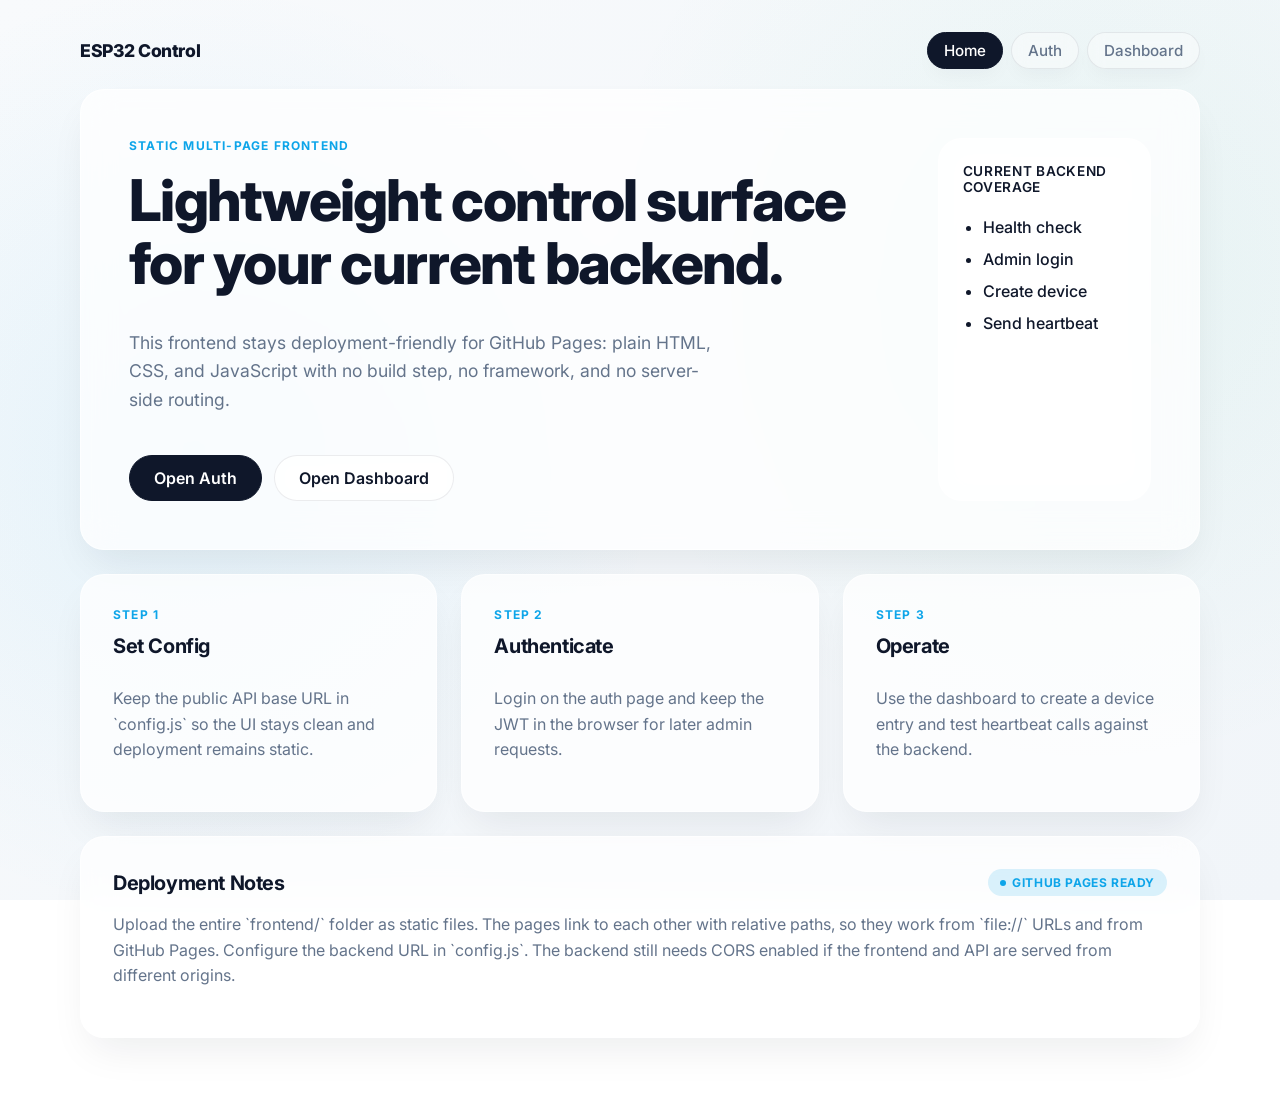
<file: docs/index.html>
<!DOCTYPE html>
<html lang="en">
  <head>
    <meta charset="UTF-8" />
    <meta name="viewport" content="width=device-width, initial-scale=1.0" />
    <title>ESP32 Control Frontend</title>
    <link rel="preconnect" href="https://fonts.googleapis.com">
    <link rel="preconnect" href="https://fonts.gstatic.com" crossorigin>
    <link href="https://fonts.googleapis.com/css2?family=Inter:wght@400;500;600;700;800&display=swap" rel="stylesheet">
    <link rel="stylesheet" href="./styles.css" />
  </head>
  <body data-page="landing">
    <main class="layout">
      <header class="site-header">
        <a class="brand" href="./index.html">ESP32 Control</a>
        <nav class="site-nav">
          <a class="nav-link is-active" href="./index.html">Home</a>
          <a class="nav-link" href="./auth.html">Auth</a>
          <a class="nav-link" href="./dashboard.html">Dashboard</a>
        </nav>
      </header>

      <section class="hero hero-large animate-fade-in">
        <div class="hero-stack">
          <p class="eyebrow">Static multi-page frontend</p>
          <h1>Lightweight control surface for your current backend.</h1>
          <p class="hero-copy">
            This frontend stays deployment-friendly for GitHub Pages: plain HTML, CSS, and JavaScript with no build step,
            no framework, and no server-side routing.
          </p>
          <div class="hero-actions">
            <a class="button-link" href="./auth.html">Open Auth</a>
            <a class="button-link button-link-ghost" href="./dashboard.html">Open Dashboard</a>
          </div>
        </div>
        <div class="hero-note panel inset-panel">
          <p class="note-title">Current backend coverage</p>
          <ul class="feature-list">
            <li>Health check</li>
            <li>Admin login</li>
            <li>Create device</li>
            <li>Send heartbeat</li>
          </ul>
        </div>
      </section>

      <section class="grid grid-3 animate-fade-in delay-1">
        <article class="panel feature-card">
          <p class="eyebrow">Step 1</p>
          <h2>Set Config</h2>
          <p>Keep the public API base URL in `config.js` so the UI stays clean and deployment remains static.</p>
        </article>
        <article class="panel feature-card">
          <p class="eyebrow">Step 2</p>
          <h2>Authenticate</h2>
          <p>Login on the auth page and keep the JWT in the browser for later admin requests.</p>
        </article>
        <article class="panel feature-card">
          <p class="eyebrow">Step 3</p>
          <h2>Operate</h2>
          <p>Use the dashboard to create a device entry and test heartbeat calls against the backend.</p>
        </article>
      </section>

      <section class="panel animate-fade-in delay-2">
        <div class="panel-header">
          <h2>Deployment Notes</h2>
          <span class="badge accent">GitHub Pages ready</span>
        </div>
        <p class="section-copy">
          Upload the entire `frontend/` folder as static files. The pages link to each other with relative paths, so they
          work from `file://` URLs and from GitHub Pages. Configure the backend URL in `config.js`. The backend still
          needs CORS enabled if the frontend and API are served from different origins.
        </p>
      </section>
    </main>
    <script src="./config.js"></script>
    <script src="./app.js"></script>
  </body>
</html>
</file>
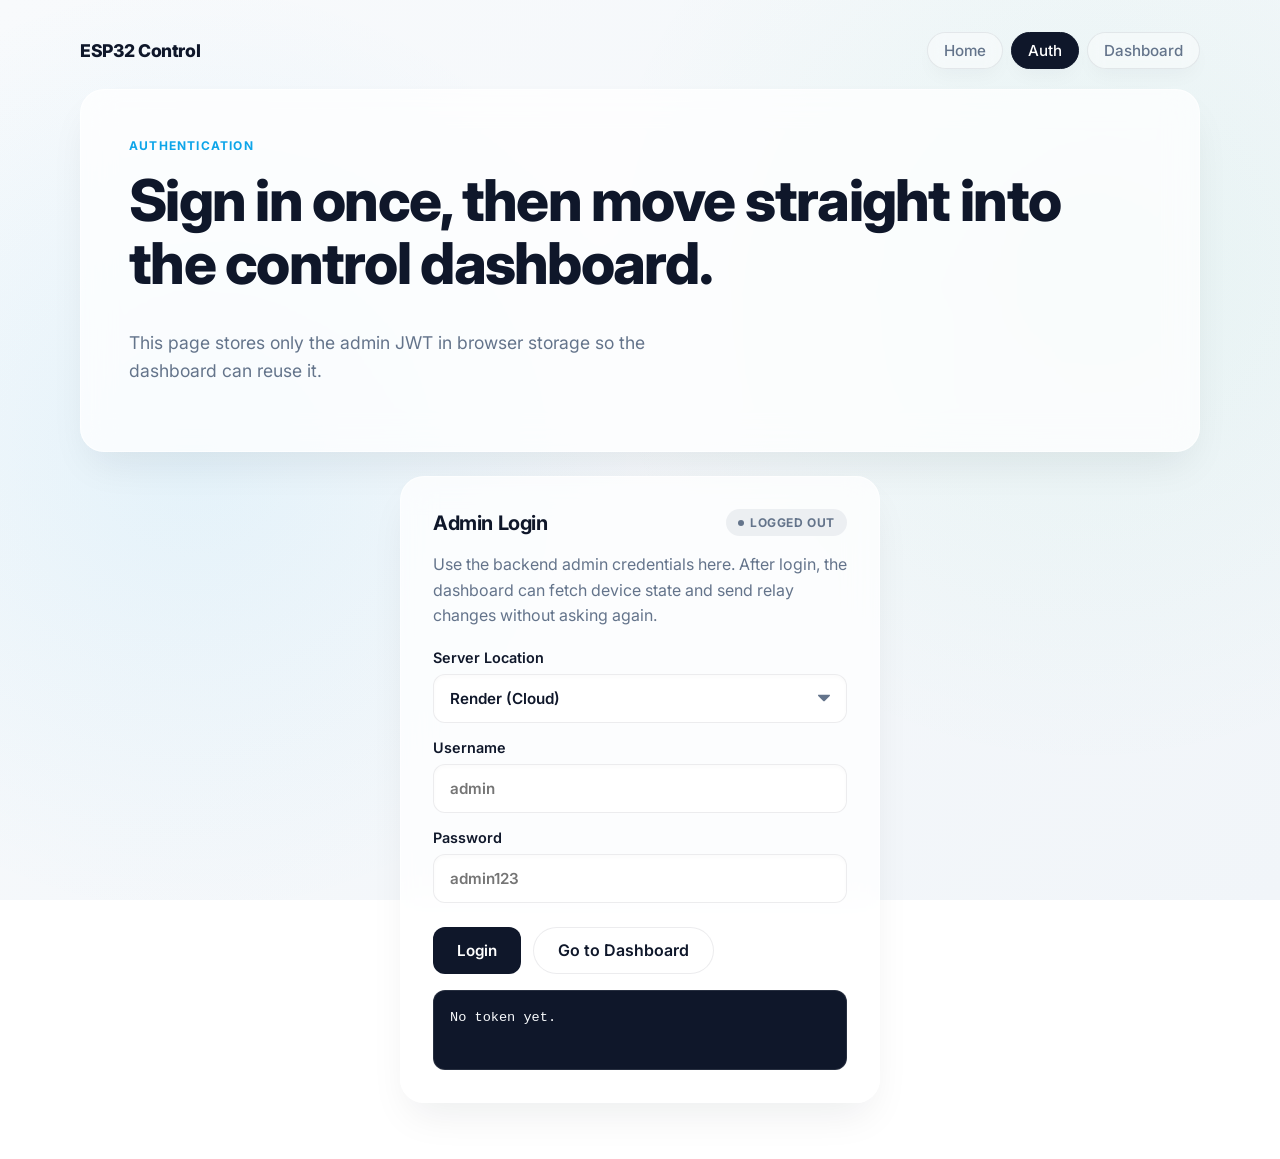
<file: docs/auth.html>
<!DOCTYPE html>
<html lang="en">
  <head>
    <meta charset="UTF-8" />
    <meta name="viewport" content="width=device-width, initial-scale=1.0" />
    <title>ESP32 Control Auth</title>
    <link rel="preconnect" href="https://fonts.googleapis.com">
    <link rel="preconnect" href="https://fonts.gstatic.com" crossorigin>
    <link href="https://fonts.googleapis.com/css2?family=Inter:wght@400;500;600;700;800&display=swap" rel="stylesheet">
    <link rel="stylesheet" href="./styles.css" />
  </head>
  <body data-page="auth">
    <main class="layout">
      <header class="site-header">
        <a class="brand" href="./index.html">ESP32 Control</a>
        <nav class="site-nav">
          <a class="nav-link" href="./index.html">Home</a>
          <a class="nav-link is-active" href="./auth.html">Auth</a>
          <a class="nav-link" href="./dashboard.html">Dashboard</a>
        </nav>
      </header>

      <section class="hero animate-fade-in">
        <div class="hero-stack">
          <p class="eyebrow">Authentication</p>
          <h1>Sign in once, then move straight into the control dashboard.</h1>
          <p class="hero-copy">
            This page stores only the admin JWT in browser storage so the dashboard can reuse it.
          </p>
        </div>
      </section>

      <section class="panel auth-panel animate-fade-in delay-1">
        <div class="panel-header">
          <h2>Admin Login</h2>
          <span id="authBadge" class="badge neutral">Logged out</span>
        </div>
        <p class="panel-copy">
          Use the backend admin credentials here. After login, the dashboard can fetch device state and send relay
          changes without asking again.
        </p>
        <form id="loginForm" class="form">
          <label>
            Server Location
            <select id="serverSelect" name="server_select">
              <option value="render">Render (Cloud)</option>
              <option value="raspi">Raspberry Pi (Local)</option>
              <option value="custom">Custom Server...</option>
            </select>
          </label>
          <label id="customServerLabel" style="display: none;">
            Custom Backend URL (e.g. http://192.168.1.5:8000)
            <input id="customServerUrl" name="custom_server_url" type="text" placeholder="https://your-server.com" />
          </label>
          <label>
            Username
            <input id="username" name="username" type="text" placeholder="admin" required />
          </label>
          <label>
            Password
            <input id="password" name="password" type="password" placeholder="admin123" required />
          </label>
          <div class="button-row">
            <button type="submit">Login</button>
            <a class="button-link button-link-ghost" href="./dashboard.html">Go to Dashboard</a>
          </div>
        </form>
        <pre id="loginOutput" class="output">No token yet.</pre>
      </section>
    </main>
    <script src="./config.js"></script>
    <script src="./app.js"></script>
  </body>
</html>
</file>
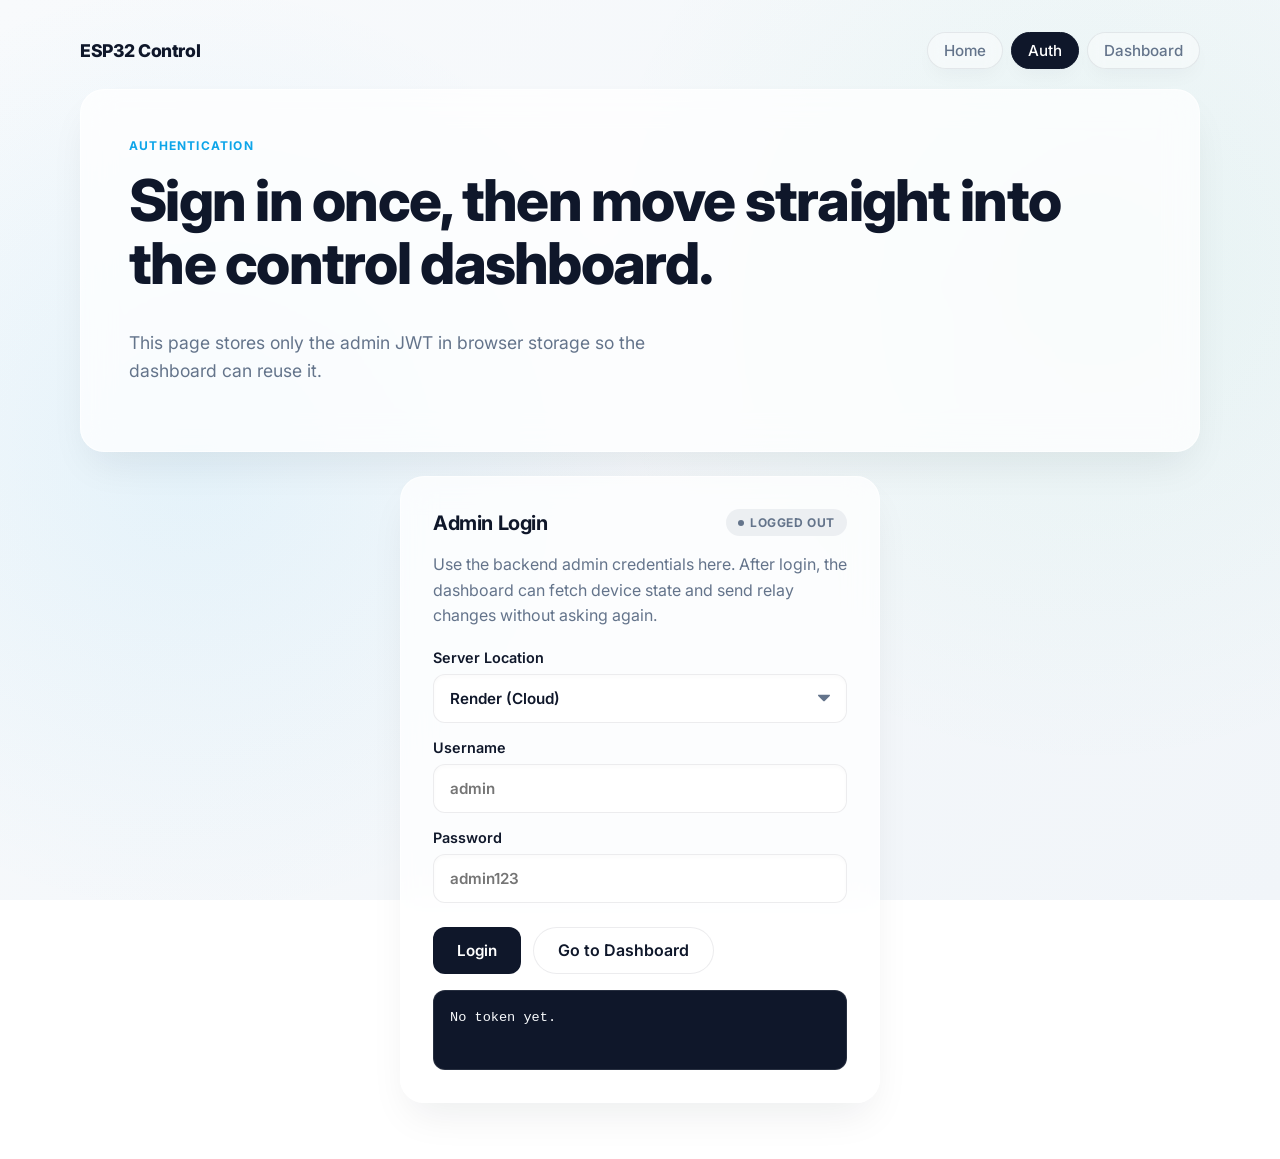
<file: docs/dashboard.html>
<!DOCTYPE html>
<html lang="en">
  <head>
    <meta charset="UTF-8" />
    <meta name="viewport" content="width=device-width, initial-scale=1.0" />
    <title>ESP32 Control Dashboard</title>
    <link rel="preconnect" href="https://fonts.googleapis.com">
    <link rel="preconnect" href="https://fonts.gstatic.com" crossorigin>
    <link href="https://fonts.googleapis.com/css2?family=Inter:wght@400;500;600;700;800&display=swap" rel="stylesheet">
    <link rel="stylesheet" href="./styles.css" />
  </head>
  <body data-page="dashboard">
    <main class="layout">
      <header class="site-header">
        <a class="brand" href="./index.html">ESP32 Control</a>
        <nav class="site-nav">
          <a class="nav-link" href="./index.html">Home</a>
          <a class="nav-link" href="./auth.html">Auth</a>
          <a class="nav-link is-active" href="./dashboard.html">Dashboard</a>
        </nav>
      </header>

      <section class="hero animate-fade-in">
        <div class="hero-stack">
          <p class="eyebrow">Dashboard</p>
          <h1>Live device telemetry and relay control, without the clutter.</h1>
          <p class="hero-copy">
            Track water detection, relay state, and device health in one place. This dashboard stays static, but it should
            still feel like an actual control surface.
          </p>
        </div>
        <div class="panel inset-panel compact-panel session-panel">
          <div class="panel-header">
            <h2>Session</h2>
            <span id="authBadge" class="badge neutral">Logged out</span>
          </div>
          <p id="dashboardHint" class="section-copy">
            Login on the auth page before creating devices.
          </p>
          <div class="button-row">
            <a class="button-link button-link-ghost" href="./auth.html">Open Auth</a>
            <button id="logoutButton" class="danger-button" type="button">Logout</button>
          </div>
        </div>
      </section>

      <section class="panel animate-fade-in delay-2">
        <div class="panel-header">
          <h2>Backend Target</h2>
          <span id="connectionBadge" class="badge neutral">Configured</span>
        </div>
        <p class="panel-copy">
          Keep one backend target, verify the API quickly, and let the state panel refresh around that connection.
        </p>
        <div class="form">
          <div class="readonly-block">
            <span class="readonly-label">API Base URL</span>
            <code id="apiBaseUrlValue" class="readonly-value">Not configured</code>
          </div>
          <div class="button-row">
            <button id="healthButton" type="button">Check Health</button>
          </div>
        </div>
        <pre id="healthOutput" class="output">Health response will appear here.</pre>
      </section>

      <div class="grid animate-fade-in delay-2">
        <section class="panel animate-fade-in delay-2">
          <div class="panel-header">
            <h2>Create Device</h2>
            <span class="badge accent">Admin JWT required</span>
          </div>
          <p class="panel-copy">
            Register a new ESP32 device entry, then immediately start monitoring it from the panel on the right.
          </p>
          <form id="deviceForm" class="form">
            <label>
              Device ID
              <input id="deviceId" name="device_id" type="text" placeholder="esp32-water-001" required />
            </label>
            <label>
              Device Secret
              <input
                id="deviceSecret"
                name="device_secret"
                type="text"
                placeholder="super-secret-from-firmware"
                minlength="8"
                required
              />
            </label>
            <label>
              Name
              <input id="deviceName" name="name" type="text" placeholder="greenhouse-valve-1" />
            </label>
            <button type="submit">Create Device</button>
          </form>
          <pre id="deviceOutput" class="output">Create a device after logging in.</pre>
        </section>

        <section class="panel animate-fade-in delay-2">
          <div class="panel-header">
            <h2>Device State</h2>
            <span id="deviceStateBadge" class="badge neutral">Unknown</span>
          </div>
          <p class="panel-copy">
            Use a device ID once, then leave live updates running. Water level, wet/dry state, relay status, and command
            progress will stream into this panel.
          </p>
          <div class="form">
            <label>
              Device ID
              <input id="stateDeviceId" name="state_device_id" type="text" placeholder="esp32-water-001" required />
            </label>
            <div class="button-row">
              <button id="deviceStateButton" type="button">Check Device State</button>
              <button id="deviceStateAutoButton" class="ghost-button" type="button">Start Live Updates</button>
            </div>
          </div>
          <div class="status-grid">
            <article class="status-card" id="stateIsActiveCard">
              <span class="status-label">\n                <svg fill="none" viewBox="0 0 24 24" stroke="currentColor" stroke-width="2"><path stroke-linecap="round" stroke-linejoin="round" d="M13 10V3L4 14h7v7l9-11h-7z" /></svg>\n                Active\n              </span>
              <strong id="stateIsActive" class="status-value">-</strong>
            </article>
            <article class="status-card" id="stateIsOnlineCard">
              <span class="status-label">\n                <svg fill="none" viewBox="0 0 24 24" stroke="currentColor" stroke-width="2"><path stroke-linecap="round" stroke-linejoin="round" d="M3.055 11H5a2 2 0 012 2v1a2 2 0 002 2 2 2 0 012 2v2.945M8 3.935V5.5A2.5 2.5 0 0010.5 8h.5a2 2 0 012 2 2 2 0 104 0 2 2 0 012-2h1.064M15 20.488V18a2 2 0 012-2h3.064M21 12a9 9 0 11-18 0 9 9 0 0118 0z" /></svg>\n                Online\n              </span>
              <strong id="stateIsOnline" class="status-value">-</strong>
            </article>
            <article class="status-card" id="stateWaterValueCard">
              <span class="status-label">\n                <svg fill="none" viewBox="0 0 24 24" stroke="currentColor" stroke-width="2"><path stroke-linecap="round" stroke-linejoin="round" d="M12 3v1m0 16v1m9-9h-1M4 12H3m15.364 6.364l-.707-.707M6.343 6.343l-.707-.707m12.728 0l-.707.707M6.343 17.657l-.707.707M16 12a4 4 0 11-8 0 4 4 0 018 0z" /></svg>\n                Water Value\n              </span>
              <strong id="stateWaterValue" class="status-value">-</strong>
            </article>
            <article class="status-card" id="stateWaterDetectedCard">
              <span class="status-label">\n                <svg fill="none" viewBox="0 0 24 24" stroke="currentColor" stroke-width="2"><path stroke-linecap="round" stroke-linejoin="round" d="M12 3v1m0 16v1m9-9h-1M4 12H3m15.364 6.364l-.707-.707M6.343 6.343l-.707-.707m12.728 0l-.707.707M6.343 17.657l-.707.707M16 12a4 4 0 11-8 0 4 4 0 018 0z" /></svg>\n                Water Detected\n              </span>
              <strong id="stateWaterDetected" class="status-value">-</strong>
            </article>
            <article class="status-card" id="stateRelayOpenCard">
              <span class="status-label">\n                <svg fill="none" viewBox="0 0 24 24" stroke="currentColor" stroke-width="2"><path stroke-linecap="round" stroke-linejoin="round" d="M8 7h12m0 0l-4-4m4 4l-4 4m0 6H4m0 0l4 4m-4-4l4-4" /></svg>\n                Relay Actual\n              </span>
              <strong id="stateRelayOpen" class="status-value">-</strong>
            </article>
            <article class="status-card" id="stateDesiredRelayOpenCard">
              <span class="status-label">\n                <svg fill="none" viewBox="0 0 24 24" stroke="currentColor" stroke-width="2"><path stroke-linecap="round" stroke-linejoin="round" d="M8 7h12m0 0l-4-4m4 4l-4 4m0 6H4m0 0l4 4m-4-4l4-4" /></svg>\n                Relay Desired\n              </span>
              <strong id="stateDesiredRelayOpen" class="status-value">-</strong>
            </article>
            <article class="status-card" id="stateCommandStatusCard">
              <span class="status-label">\n                <svg fill="none" viewBox="0 0 24 24" stroke="currentColor" stroke-width="2"><path stroke-linecap="round" stroke-linejoin="round" d="M8 9l3 3-3 3m5 0h3M5 20h14a2 2 0 002-2V6a2 2 0 00-2-2H5a2 2 0 00-2 2v12a2 2 0 002 2z" /></svg>\n                Command\n              </span>
              <strong id="stateCommandStatus" class="status-value">-</strong>
            </article>
            <article class="status-card" id="stateAutoCloseCard">
              <span class="status-label">\n                <svg fill="none" viewBox="0 0 24 24" stroke="currentColor" stroke-width="2"><path stroke-linecap="round" stroke-linejoin="round" d="M12 15v2m-6 4h12a2 2 0 002-2v-6a2 2 0 00-2-2H6a2 2 0 00-2 2v6a2 2 0 002 2zm10-10V7a4 4 0 00-8 0v4h8z" /></svg>\n                Auto Close\n              </span>
              <strong id="stateAutoClose" class="status-value">-</strong>
            </article>
            <article class="status-card" id="stateLastSeenCard">
              <span class="status-label">\n                <svg fill="none" viewBox="0 0 24 24" stroke="currentColor" stroke-width="2"><path stroke-linecap="round" stroke-linejoin="round" d="M12 8v4l3 3m6-3a9 9 0 11-18 0 9 9 0 0118 0z" /></svg>\n                Last Seen\n              </span>
              <strong id="stateLastSeen" class="status-value status-value-small">-</strong>
            </article>
            <article class="status-card status-card-wide">
              <span class="status-label">\n                <svg fill="none" viewBox="0 0 24 24" stroke="currentColor" stroke-width="2"><path stroke-linecap="round" stroke-linejoin="round" d="M9 3v2m6-2v2M9 19v2m6-2v2M5 9H3m2 6H3m18-6h-2m2 6h-2M7 19h10a2 2 0 002-2V7a2 2 0 00-2-2H7a2 2 0 00-2 2v10a2 2 0 002 2zM9 9h6v6H9V9z" /></svg>\n                Firmware\n              </span>
              <strong id="stateFirmware" class="status-value status-value-small">-</strong>
            </article>
            <article class="status-card status-card-wide">
              <span class="status-label">\n                <svg fill="none" viewBox="0 0 24 24" stroke="currentColor" stroke-width="2"><path stroke-linecap="round" stroke-linejoin="round" d="M21 12a9 9 0 01-9 9m9-9a9 9 0 00-9-9m9 9H3m9 9a9 9 0 01-9-9m9 9c1.657 0 3-4.03 3-9s-1.343-9-3-9m0 18c-1.657 0-3-4.03-3-9s1.343-9 3-9m-9 9a9 9 0 019-9" /></svg>\n                IP\n              </span>
              <strong id="stateIp" class="status-value status-value-small">-</strong>
            </article>
            <article class="status-card status-card-wide" id="stateCommandDetailCard">
              <span class="status-label">\n                <svg fill="none" viewBox="0 0 24 24" stroke="currentColor" stroke-width="2"><path stroke-linecap="round" stroke-linejoin="round" d="M13 16h-1v-4h-1m1-4h.01M21 12a9 9 0 11-18 0 9 9 0 0118 0z" /></svg>\n                Command Detail\n              </span>
              <strong id="stateCommandDetail" class="status-value status-value-small">-</strong>
            </article>
            <article class="status-card">
              <span class="status-label">\n                <svg fill="none" viewBox="0 0 24 24" stroke="currentColor" stroke-width="2"><path stroke-linecap="round" stroke-linejoin="round" d="M8.111 16.404a5.5 5.5 0 017.778 0M12 20h.01m-7.08-7.071c3.904-3.905 10.236-3.905 14.141 0M1.394 9.393c5.857-5.857 15.355-5.857 21.213 0" /></svg>\n                RSSI\n              </span>
              <strong id="stateRssi" class="status-value">-</strong>
            </article>
          </div>
          <div class="control-panel">
            <div class="control-heading">
              <h3>Relay Controls</h3>
              <p>Manual override is available, but auto-close still wins when water is detected and the feature is enabled.</p>
            </div>
            <div class="button-row">
              <button id="relayOpenButton" type="button">Open Relay</button>
              <button id="relayCloseButton" class="ghost-button" type="button">Close Relay</button>
            </div>
            <label class="checkbox-row">
              <input id="autoCloseCheckbox" type="checkbox" />
              <span>Automatically close relay when water is detected</span>
            </label>
            <div class="button-row">
              <button id="saveRelaySettingsButton" type="button">Save Relay Settings</button>
            </div>
          </div>
          <pre id="deviceStateOutput" class="output">Device state response will appear here.</pre>
        </section>
      </div>
    </main>
    <script src="./config.js"></script>
    <script src="./app.js"></script>
  </body>
</html>
</file>
<file: docs/styles.css>
:root {
  --bg: #f8fafc;
  --bg-accent: #f1f5f9;
  --panel: rgba(255, 255, 255, 0.75);
  --panel-strong: rgba(255, 255, 255, 0.95);
  --text: #0f172a;
  --muted: #64748b;
  --line: rgba(15, 23, 42, 0.08);
  --primary: #0ea5e9;
  --primary-strong: #0284c7;
  --primary-soft: rgba(14, 165, 233, 0.15);
  --danger: #ef4444;
  --danger-soft: rgba(239, 68, 68, 0.15);
  --success: #10b981;
  --success-soft: rgba(16, 185, 129, 0.15);
  --shadow: 0 20px 40px -10px rgba(15, 23, 42, 0.08);
  --shadow-soft: 0 10px 20px -5px rgba(15, 23, 42, 0.04);
  --glass-border: rgba(255, 255, 255, 0.6);
}

* {
  box-sizing: border-box;
}

body {
  margin: 0;
  min-height: 100vh;
  font-family: "Inter", -apple-system, BlinkMacSystemFont, "Segoe UI", Roboto, Helvetica, Arial, sans-serif;
  color: var(--text);
  background: 
    radial-gradient(circle at 15% 50%, rgba(14, 165, 233, 0.08), transparent 40%),
    radial-gradient(circle at 85% 30%, rgba(16, 185, 129, 0.06), transparent 40%),
    linear-gradient(135deg, var(--bg) 0%, var(--bg-accent) 100%);
  background-attachment: fixed;
}

/* Animations */
@keyframes fadeInUp {
  from {
    opacity: 0;
    transform: translateY(15px);
  }
  to {
    opacity: 1;
    transform: translateY(0);
  }
}

@keyframes pulseLive {
  0% { box-shadow: 0 0 0 0 rgba(16, 185, 129, 0.4); }
  70% { box-shadow: 0 0 0 6px rgba(16, 185, 129, 0); }
  100% { box-shadow: 0 0 0 0 rgba(16, 185, 129, 0); }
}

.animate-fade-in {
  animation: fadeInUp 0.6s cubic-bezier(0.16, 1, 0.3, 1) forwards;
  opacity: 0;
}

.delay-1 { animation-delay: 0.1s; }
.delay-2 { animation-delay: 0.2s; }
.delay-3 { animation-delay: 0.3s; }

.layout {
  width: min(1120px, calc(100% - 32px));
  margin: 0 auto;
  padding: 32px 0 56px;
}

.site-header {
  display: flex;
  justify-content: space-between;
  align-items: center;
  gap: 20px;
  margin-bottom: 20px;
}

.brand {
  color: var(--text);
  text-decoration: none;
  font-size: 1.1rem;
  font-weight: 800;
  letter-spacing: -0.02em;
}

.site-nav {
  display: flex;
  gap: 8px;
  flex-wrap: wrap;
}

.nav-link {
  color: var(--muted);
  text-decoration: none;
  border: 1px solid var(--line);
  border-radius: 999px;
  padding: 8px 16px;
  background: rgba(255, 255, 255, 0.4);
  box-shadow: var(--shadow-soft);
  font-weight: 500;
  font-size: 0.95rem;
  transition: all 0.2s ease;
  backdrop-filter: blur(8px);
}

.nav-link:hover {
  background: rgba(255, 255, 255, 0.8);
  color: var(--text);
}

.nav-link.is-active {
  color: white;
  background: var(--text);
  border-color: var(--text);
}

.hero,
.panel {
  background: var(--panel);
  backdrop-filter: blur(16px);
  border: 1px solid var(--glass-border);
  border-radius: 24px;
  box-shadow: var(--shadow);
}

.hero {
  display: flex;
  justify-content: space-between;
  gap: 32px;
  align-items: flex-start;
  padding: 48px;
  margin-bottom: 24px;
}

.hero-large {
  align-items: stretch;
}

.hero-stack {
  display: grid;
  gap: 16px;
}

.hero-note {
  width: min(340px, 100%);
}

.eyebrow {
  margin: 0;
  text-transform: uppercase;
  letter-spacing: 0.1em;
  font-size: 0.75rem;
  font-weight: 700;
  color: var(--primary);
}

h1,
h2,
h3,
pre,
button,
input {
  margin: 0;
}

h1 {
  font-size: clamp(2.5rem, 4.5vw, 4rem);
  line-height: 1.1;
  letter-spacing: -0.03em;
  font-weight: 800;
}

h2 {
  font-size: 1.25rem;
  font-weight: 700;
  letter-spacing: -0.02em;
}

h3 {
  font-size: 1rem;
  font-weight: 600;
  letter-spacing: -0.01em;
}

.hero-copy {
  max-width: 54ch;
  color: var(--muted);
  line-height: 1.6;
  font-size: 1.1rem;
}

.hero-actions,
.button-row {
  display: flex;
  gap: 12px;
  flex-wrap: wrap;
  margin-top: 8px;
}

.button-link {
  display: inline-flex;
  align-items: center;
  justify-content: center;
  text-decoration: none;
  border-radius: 999px;
  padding: 12px 24px;
  font-weight: 600;
  background: var(--text);
  color: white;
  border: 1px solid var(--text);
  transition: all 0.2s ease;
}

.button-link:hover {
  transform: translateY(-2px);
  box-shadow: 0 10px 20px -10px rgba(15, 23, 42, 0.5);
}

.button-link-ghost {
  background: rgba(255, 255, 255, 0.5);
  color: var(--text);
  border-color: var(--line);
  backdrop-filter: blur(8px);
}

.button-link-ghost:hover {
  background: rgba(255, 255, 255, 0.9);
  border-color: var(--text);
}

.grid {
  display: grid;
  grid-template-columns: minmax(320px, 0.9fr) minmax(420px, 1.3fr);
  gap: 24px;
  margin: 24px 0;
}

.grid-3 {
  grid-template-columns: repeat(3, minmax(0, 1fr));
}

.panel {
  padding: 32px;
}

.auth-panel {
  max-width: 480px;
  margin: 0 auto;
}

.inset-panel {
  padding: 24px;
  margin: 0;
  background: rgba(255, 255, 255, 0.5);
  border: 1px solid var(--glass-border);
  box-shadow: none;
}

.compact-panel {
  width: min(340px, 100%);
}

.session-panel {
  border-color: rgba(14, 165, 233, 0.2);
}

.feature-card {
  display: flex;
  flex-direction: column;
  gap: 12px;
  transition: transform 0.3s ease, box-shadow 0.3s ease;
}

.feature-card:hover {
  transform: translateY(-4px);
  box-shadow: var(--shadow);
}

.feature-card p:last-child,
.section-copy,
.panel-copy {
  color: var(--muted);
  line-height: 1.6;
}

.panel-copy {
  margin: 0 0 20px;
  max-width: 60ch;
}

.note-title {
  margin: 0 0 16px;
  font-size: 0.85rem;
  font-weight: 600;
  letter-spacing: 0.05em;
  text-transform: uppercase;
  color: var(--text);
}

.feature-list {
  margin: 0;
  padding-left: 20px;
  color: var(--text);
  line-height: 2;
  font-weight: 500;
}

.panel-header {
  display: flex;
  justify-content: space-between;
  align-items: center;
  gap: 12px;
  margin-bottom: 16px;
}

.form {
  display: grid;
  gap: 16px;
}

.form-wide {
  grid-template-columns: repeat(3, minmax(0, 1fr));
  align-items: end;
}

.form-wide button {
  align-self: stretch;
}

.readonly-block {
  display: grid;
  gap: 8px;
}

.readonly-label {
  font-size: 0.9rem;
  font-weight: 500;
  color: var(--muted);
}

.readonly-value {
  display: block;
  padding: 14px 16px;
  border-radius: 12px;
  border: 1px solid var(--line);
  background: rgba(255, 255, 255, 0.8);
  color: var(--text);
  font-family: monospace;
  font-size: 0.95rem;
  overflow-wrap: anywhere;
}

.status-grid {
  display: grid;
  grid-template-columns: repeat(12, minmax(0, 1fr));
  gap: 16px;
  margin-top: 24px;
}

.status-card {
  padding: 20px;
  grid-column: span 4;
  border-radius: 16px;
  background: rgba(255, 255, 255, 0.8);
  border: 1px solid var(--glass-border);
  box-shadow: var(--shadow-soft);
  transition: all 0.3s cubic-bezier(0.16, 1, 0.3, 1);
  backdrop-filter: blur(8px);
  position: relative;
  overflow: hidden;
}

.status-card:hover {
  transform: translateY(-4px);
  box-shadow: var(--shadow);
}

.status-card-wide {
  grid-column: span 6;
}

.status-card.is-good {
  background: linear-gradient(135deg, rgba(255, 255, 255, 0.9), rgba(236, 253, 245, 0.8));
  border-color: rgba(16, 185, 129, 0.3);
}

.status-card.is-warn {
  background: linear-gradient(135deg, rgba(255, 255, 255, 0.9), rgba(254, 242, 242, 0.8));
  border-color: rgba(239, 68, 68, 0.3);
}

.status-card.is-live::before {
  content: "";
  position: absolute;
  top: 16px;
  right: 16px;
  width: 8px;
  height: 8px;
  border-radius: 50%;
  background: var(--success);
  animation: pulseLive 2s infinite;
}

.status-label {
  display: flex;
  align-items: center;
  gap: 6px;
  margin-bottom: 12px;
  color: var(--muted);
  font-size: 0.75rem;
  font-weight: 700;
  text-transform: uppercase;
  letter-spacing: 0.05em;
}

.status-label svg {
  width: 14px;
  height: 14px;
  opacity: 0.7;
}

.status-value {
  display: block;
  font-size: 1.5rem;
  font-weight: 700;
  line-height: 1.2;
  letter-spacing: -0.02em;
}

.status-value-small {
  font-size: 1rem;
  font-weight: 600;
  overflow-wrap: anywhere;
  line-height: 1.4;
}

.control-panel {
  display: grid;
  gap: 16px;
  margin-top: 24px;
  padding-top: 24px;
  border-top: 1px solid var(--line);
}

.control-heading {
  display: grid;
  gap: 8px;
}

.control-heading p {
  margin: 0;
  color: var(--muted);
  line-height: 1.6;
}

.checkbox-row {
  display: flex;
  align-items: center;
  gap: 12px;
  color: var(--text);
  padding: 16px;
  border: 1px solid var(--line);
  border-radius: 12px;
  background: rgba(255, 255, 255, 0.8);
  font-weight: 500;
  cursor: pointer;
  transition: background 0.2s ease;
}

.checkbox-row:hover {
  background: #ffffff;
}

.checkbox-row input {
  width: 20px;
  height: 20px;
  accent-color: var(--primary);
  cursor: pointer;
}

label {
  display: grid;
  gap: 8px;
  font-size: 0.9rem;
  font-weight: 600;
  color: var(--text);
}

input[type="text"],
input[type="password"],
select {
  width: 100%;
  padding: 14px 16px;
  border-radius: 12px;
  border: 1px solid var(--line);
  background: rgba(255, 255, 255, 0.9);
  color: var(--text);
  font: inherit;
  font-size: 0.95rem;
  transition: all 0.2s ease;
  box-shadow: inset 0 2px 4px rgba(0, 0, 0, 0.02);
  appearance: none;
}

select {
  background-image: url('data:image/svg+xml;charset=US-ASCII,%3Csvg%20xmlns%3D%22http%3A%2F%2Fwww.w3.org%2F2000%2Fsvg%22%20width%3D%22292.4%22%20height%3D%22292.4%22%3E%3Cpath%20fill%3D%22%2364748b%22%20d%3D%22M287%2069.4a17.6%2017.6%200%200%200-13-5.4H18.4c-5%200-9.3%201.8-12.9%205.4A17.6%2017.6%200%200%200%200%2082.2c0%205%201.8%209.3%205.4%2012.9l128%20127.9c3.6%203.6%207.8%205.4%2012.8%205.4s9.2-1.8%2012.8-5.4L287%2095c3.5-3.5%205.4-7.8%205.4-12.8%200-5-1.9-9.2-5.5-12.8z%22%2F%3E%3C%2Fsvg%3E');
  background-repeat: no-repeat;
  background-position: right 16px top 50%;
  background-size: 12px auto;
  cursor: pointer;
}

input[type="text"]:focus,
input[type="password"]:focus,
select:focus {
  outline: none;
  border-color: var(--primary);
  box-shadow: 0 0 0 3px var(--primary-soft);
}

button {
  border: 0;
  border-radius: 12px;
  padding: 14px 24px;
  background: var(--text);
  color: white;
  font: inherit;
  font-weight: 600;
  font-size: 0.95rem;
  cursor: pointer;
  transition: all 0.2s ease;
}

button:hover {
  transform: translateY(-2px);
  box-shadow: 0 10px 20px -10px rgba(15, 23, 42, 0.5);
  background: #000;
}

.danger-button {
  background: var(--danger);
}

.danger-button:hover {
  background: #b91c1c;
  box-shadow: 0 10px 20px -10px rgba(239, 68, 68, 0.5);
}

.ghost-button {
  background: rgba(255, 255, 255, 0.5);
  color: var(--text);
  border: 1px solid var(--line);
}

.ghost-button:hover {
  background: rgba(255, 255, 255, 0.9);
  border-color: var(--text);
  box-shadow: none;
}

.badge {
  display: inline-flex;
  align-items: center;
  gap: 6px;
  border-radius: 999px;
  padding: 6px 12px;
  font-size: 0.75rem;
  font-weight: 700;
  text-transform: uppercase;
  letter-spacing: 0.05em;
}

.badge::before {
  content: "";
  width: 6px;
  height: 6px;
  border-radius: 50%;
  background: currentColor;
}

.badge.neutral {
  background: rgba(100, 116, 139, 0.1);
  color: var(--muted);
}

.badge.success {
  background: var(--success-soft);
  color: var(--success);
}

.badge.error {
  background: var(--danger-soft);
  color: var(--danger);
}

.badge.accent {
  background: var(--primary-soft);
  color: var(--primary);
}

.output {
  margin-top: 16px;
  padding: 16px;
  border-radius: 12px;
  background: #0f172a;
  color: #f8fafc;
  min-height: 80px;
  overflow: auto;
  white-space: pre-wrap;
  word-break: break-word;
  line-height: 1.6;
  font-family: ui-monospace, SFMono-Regular, Menlo, Monaco, Consolas, "Liberation Mono", "Courier New", monospace;
  font-size: 0.85rem;
  border: 1px solid rgba(255, 255, 255, 0.1);
}

@media (max-width: 860px) {
  .site-header,
  .hero,
  .panel-header {
    flex-direction: column;
    align-items: flex-start;
  }

  .grid,
  .grid-3,
  .form-wide,
  .status-grid {
    grid-template-columns: 1fr;
  }

  .status-card-wide,
  .status-card {
    grid-column: auto;
  }
}
</file>
